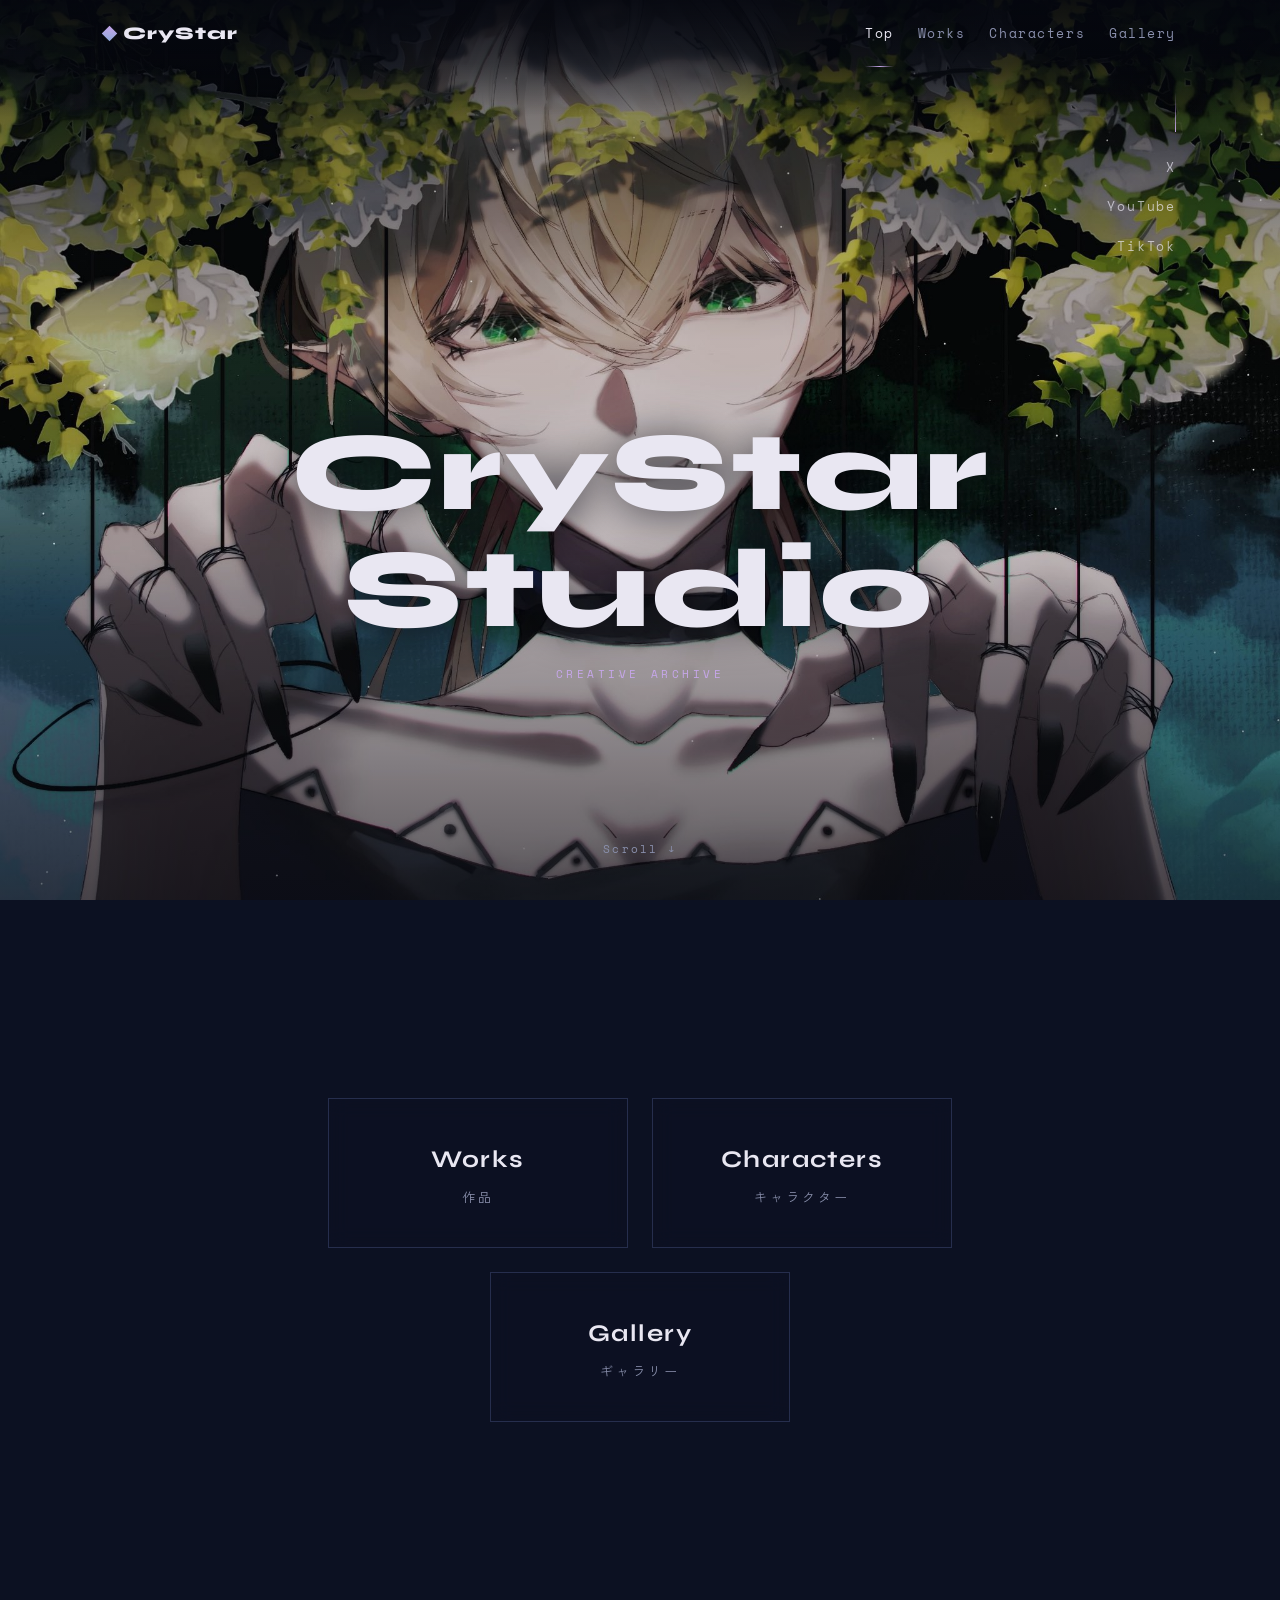
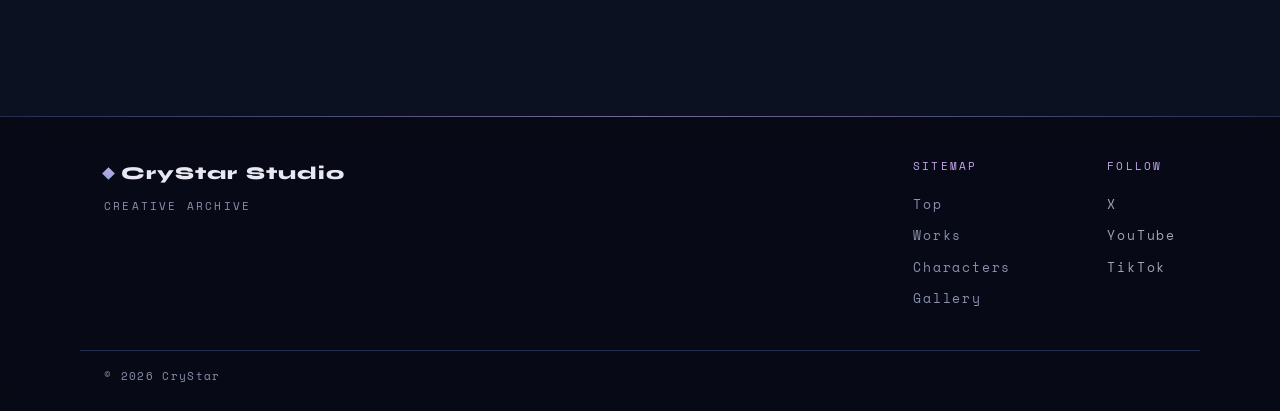
<file: index.html>
<!DOCTYPE html>
<html lang="ja">
<head>
  <meta charset="UTF-8">
  <meta name="viewport" content="width=device-width, initial-scale=1">
  <title>CryStar Studio</title>
  <meta name="description" content="CryStar Studioの創作アーカイブ。ゲーム・小説・世界観設定・イラストを紹介しています。">

  <link rel="preconnect" href="https://fonts.googleapis.com">
  <link rel="preconnect" href="https://fonts.gstatic.com" crossorigin>
  <link href="https://fonts.googleapis.com/css2?family=Syne:wght@600;700;800&family=Zen+Kaku+Gothic+New:wght@400;500;700&family=Space+Mono:wght@400;700&display=swap" rel="stylesheet">
  <link rel="stylesheet" href="assets/css/main.css">

  <!-- 背景画像はページ表示直後に必要なので先読みしておく -->
  <link rel="preload" as="image" href="Resources/common/top/top_bg.png">
</head>

<!-- data-page の値は site.config.js の NAV の id と一致させる（現在地の判定に使う） -->
<body data-page="top">

  <a class="skip-link" href="#main">本文へスキップ</a>

  <!-- 背景：固定表示。スクロールしても動かない -->
  <div class="top-bg" aria-hidden="true"></div>

  <site-header></site-header>

  <main class="page" id="main">

    <!-- ============ 1つ目の箱 ============ -->
    <section class="top-hero wrap">

      <!-- SNSリンク：右上。項目は site.config.js の SOCIAL で管理 -->
      <social-links class="top-hero__sns" data-variant="aside"></social-links>

      <!-- スタジオ名：中央 -->
      <div class="top-hero__title">
        <h1 class="top-title">
          <span class="top-title__word">CryStar</span>
          <span class="top-title__word">Studio</span>
        </h1>
        <p class="top-hero__tagline">Creative Archive</p>
      </div>

      <p class="top-hero__scroll">Scroll ↓</p>
    </section>

    <!-- ============ 2つ目の箱 ============ -->
    <section class="top-menu wrap" aria-label="コンテンツ一覧">
      <div class="top-menu__grid">

        <!-- 1列目 -->
        <a class="menu-btn" href="works.html">
          <span class="menu-btn__en">Works</span>
          <span class="menu-btn__ja">作品</span>
        </a>

        <a class="menu-btn" href="characters.html">
          <span class="menu-btn__en">Characters</span>
          <span class="menu-btn__ja">キャラクター</span>
        </a>

        <!-- 2列目（単独配置） -->
        <a class="menu-btn menu-btn--solo" href="gallery.html">
          <span class="menu-btn__en">Gallery</span>
          <span class="menu-btn__ja">ギャラリー</span>
        </a>

      </div>
    </section>

  </main>

  <site-footer></site-footer>

  <script type="module" src="assets/js/main.js"></script>
</body>
</html>
</file>
<file: assets/css/main.css>
/**
 * CSSのエントリポイント。各HTMLはこの1ファイルだけを読み込む。
 * ファイルを足すときは、ここに @import を1行追加する（読み込み順＝優先度順）。
 */

/* 1. 土台 */
@import url('reset.css');
@import url('tokens.css');

/* 2. 全ページ共通のレイアウト */
@import url('layout.css');

/* 3. パーツ */
@import url('components/reveal.css');
@import url('components/page-bg.css');
@import url('components/header.css');
@import url('components/work-nav.css');
@import url('components/footer.css');
@import url('components/social.css');
@import url('components/key-visual.css');
@import url('components/stand-image.css');
@import url('components/character-block.css');
@import url('components/birthday-calendar.css');
@import url('components/character-modal.css');

/* 4. ページ */
@import url('pages/common.css');
@import url('pages/top.css');
@import url('pages/works.css');
@import url('pages/gallery.css');
</file>
